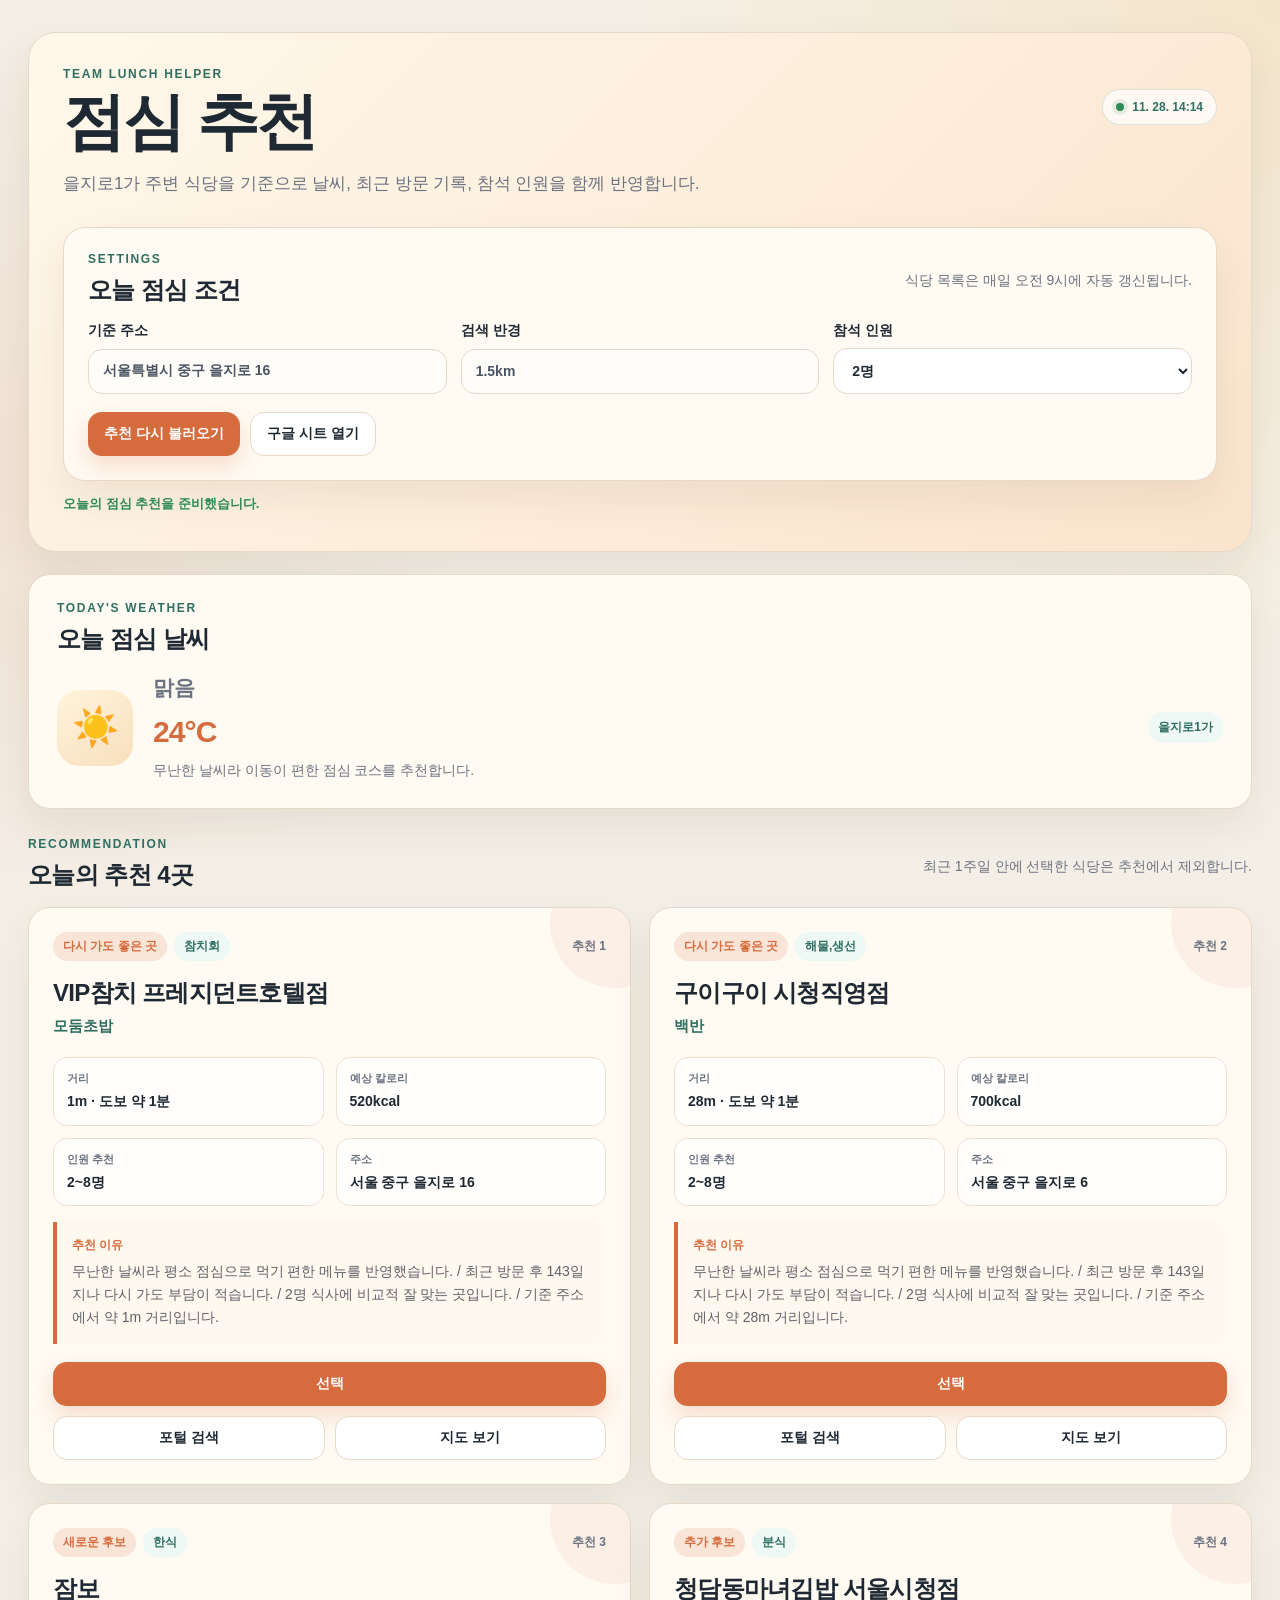
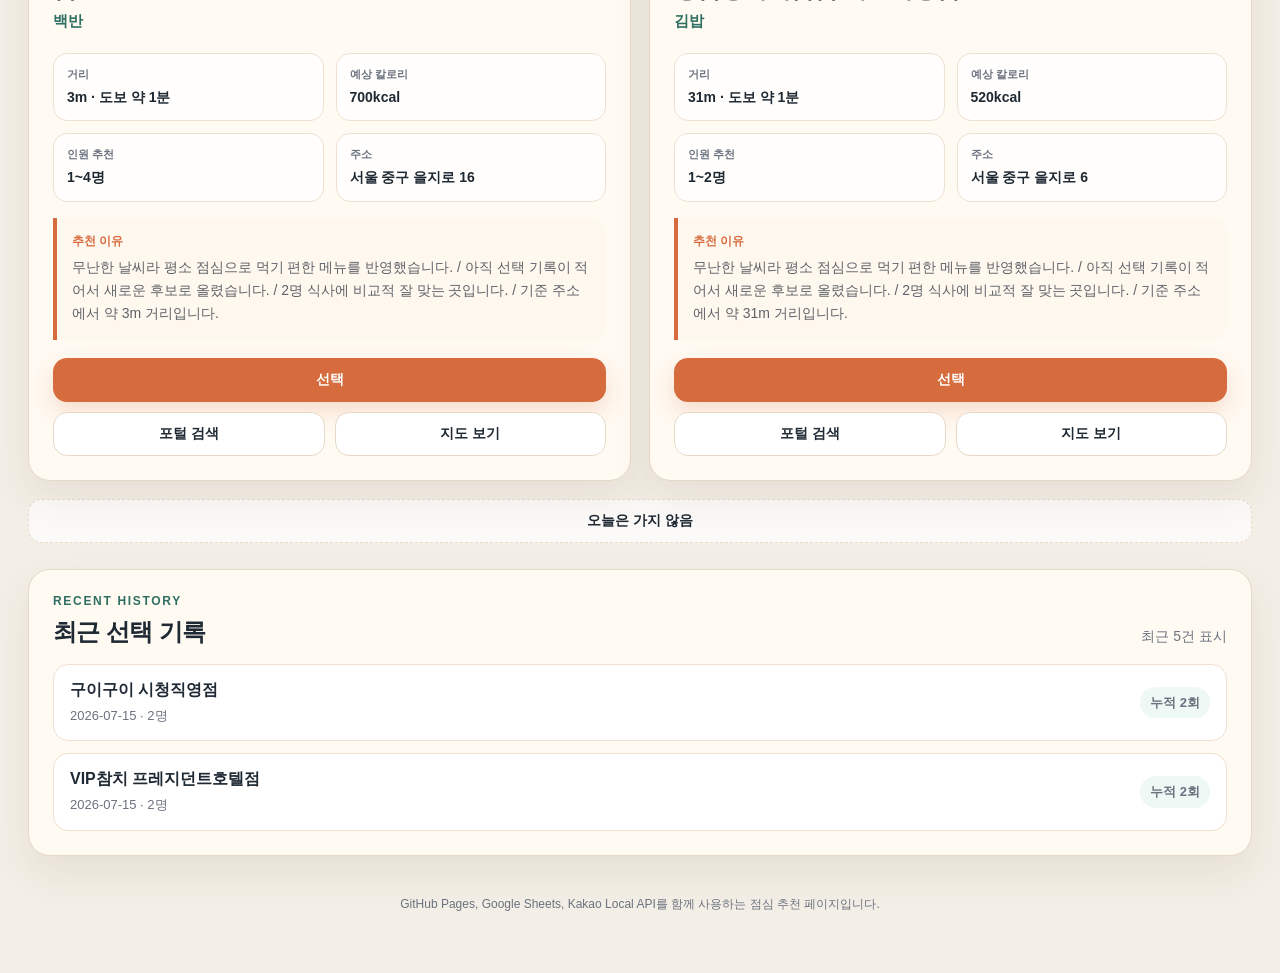
<file: docs/index.html>
<!doctype html>
<html lang="ko">
  <head>
    <meta charset="UTF-8" />
    <meta name="viewport" content="width=device-width, initial-scale=1.0" />
    <meta
      name="description"
      content="참석 인원과 최근 방문 기록, 오늘 날씨를 반영해 회사 점심 식당을 추천합니다."
    />
    <title>점심 추천</title>
    <link rel="stylesheet" href="./style.css" />
  </head>
  <body>
    <div class="page-shell">
      <header class="hero">
        <p class="eyebrow">TEAM LUNCH HELPER</p>
        <div class="hero-top">
          <div>
            <h1>점심 추천</h1>
            <p id="config-info" class="hero-copy">
              오늘 점심 추천 데이터를 불러오는 중입니다.
            </p>
          </div>
          <div class="hero-status">
            <span class="status-dot"></span>
            <span id="generated-at">업데이트 시간 확인 중</span>
          </div>
        </div>

        <section class="settings-panel" aria-label="추천 설정">
          <div class="section-heading compact">
            <div>
              <p class="panel-kicker">SETTINGS</p>
              <h2>오늘 점심 조건</h2>
            </div>
            <p class="section-description">
              식당 목록은 매일 오전 9시에 자동 갱신됩니다.
            </p>
          </div>

          <div class="settings-grid">
            <label class="field-label">
              기준 주소
              <input id="base-address-input" class="text-input" type="text" readonly />
            </label>

            <label class="field-label">
              검색 반경
              <input id="radius-input" class="text-input" type="text" readonly />
            </label>

            <label class="field-label">
              참석 인원
              <select id="party-size-select" class="text-input">
                <option value="1">1명</option>
                <option value="2" selected>2명</option>
                <option value="3">3명</option>
                <option value="4">4명</option>
                <option value="5">5명 이상</option>
              </select>
            </label>
          </div>

          <div class="top-actions">
            <button id="refresh-btn" class="primary-button" type="button">추천 다시 불러오기</button>
            <button id="sheet-open-btn" class="secondary-button" type="button" disabled>구글 시트 열기</button>
          </div>
        </section>

        <div id="status-message" class="status-message" role="status" aria-live="polite"></div>
      </header>

      <section class="weather-panel" aria-labelledby="weather-title">
        <div class="section-heading compact">
          <div>
            <p class="panel-kicker">TODAY'S WEATHER</p>
            <h2 id="weather-title">오늘 점심 날씨</h2>
          </div>
        </div>
        <div id="weather-content" class="loading">실제 날씨 정보를 불러오는 중입니다.</div>
      </section>

      <main class="main-content">
        <section aria-labelledby="recommendation-title">
          <div class="section-heading">
            <div>
              <p class="panel-kicker">RECOMMENDATION</p>
              <h2 id="recommendation-title">오늘의 추천 4곳</h2>
            </div>
            <p class="section-description">
              최근 1주일 안에 선택한 식당은 추천에서 제외합니다.
            </p>
          </div>

          <div id="recommendations" class="recommendation-grid" aria-live="polite"></div>

          <div class="day-skip-wrap">
            <button id="skip-day-btn" class="skip-day-button" type="button">오늘은 가지 않음</button>
          </div>
        </section>

        <section class="panel" aria-labelledby="visit-title">
          <div class="section-heading compact">
            <div>
              <p class="panel-kicker">RECENT HISTORY</p>
              <h2 id="visit-title">최근 선택 기록</h2>
            </div>
            <span class="history-note">최근 5건 표시</span>
          </div>
          <div id="visits" class="stack-list"></div>
        </section>
      </main>

      <footer class="page-footer">
        <p>GitHub Pages, Google Sheets, Kakao Local API를 함께 사용하는 점심 추천 페이지입니다.</p>
      </footer>
    </div>

    <script src="./config.js"></script>
    <script src="./app.js"></script>
  </body>
</html>
</file>
<file: docs/style.css>
:root {
  --bg: #f4efe6;
  --card: #fffaf2;
  --card-strong: #ffffff;
  --ink: #1f2933;
  --muted: #6b7280;
  --line: #e7d9c7;
  --accent: #d66b3d;
  --accent-dark: #b94f25;
  --accent-soft: #f8e5d7;
  --accent-2: #2f6f62;
  --accent-2-soft: #eef8f4;
  --good: #2e8b57;
  --bad: #b54747;
  --shadow: 0 18px 40px rgba(67, 46, 24, 0.08);
  --shadow-hover: 0 24px 52px rgba(67, 46, 24, 0.14);
}

* {
  box-sizing: border-box;
}

html {
  scroll-behavior: smooth;
}

body {
  margin: 0;
  min-width: 320px;
  font-family: "Segoe UI", "Apple SD Gothic Neo", "Noto Sans KR", sans-serif;
  color: var(--ink);
  background:
    radial-gradient(circle at top right, rgba(243, 182, 63, 0.16), transparent 24%),
    radial-gradient(circle at left 18%, rgba(214, 107, 61, 0.1), transparent 20%),
    var(--bg);
}

button,
input,
select {
  font: inherit;
}

button {
  border: none;
}

button:focus-visible,
input:focus-visible,
select:focus-visible,
a:focus-visible {
  outline: 3px solid rgba(214, 107, 61, 0.28);
  outline-offset: 3px;
}

.page-shell {
  width: 100%;
  max-width: 1280px;
  margin: 0 auto;
  padding: 32px 28px 48px;
}

.eyebrow,
.panel-kicker {
  margin: 0 0 8px;
  color: var(--accent-2);
  font-size: 12px;
  font-weight: 800;
  letter-spacing: 0.14em;
  text-transform: uppercase;
}

.section-description,
.history-note,
.loading {
  color: var(--muted);
  font-size: 14px;
  line-height: 1.6;
}

.hero {
  padding: 34px;
  border: 1px solid var(--line);
  border-radius: 28px;
  background: linear-gradient(135deg, #fff8ea 0%, #fbe4cd 100%);
  box-shadow: var(--shadow);
}

.hero-top,
.section-heading,
.weather-row,
.card-topline {
  display: flex;
  justify-content: space-between;
  gap: 20px;
}

.hero-top {
  align-items: flex-start;
}

.hero h1 {
  margin: 0;
  font-size: clamp(38px, 5vw, 62px);
  line-height: 1.08;
  letter-spacing: -0.04em;
}

.hero-copy {
  max-width: 760px;
  margin: 14px 0 0;
  color: var(--muted);
  font-size: 17px;
  line-height: 1.7;
}

.hero-status {
  display: inline-flex;
  align-items: center;
  flex-shrink: 0;
  gap: 8px;
  padding: 10px 13px;
  border: 1px solid rgba(47, 111, 98, 0.16);
  border-radius: 999px;
  background: rgba(255, 255, 255, 0.7);
  color: var(--accent-2);
  font-size: 12px;
  font-weight: 700;
}

.status-dot {
  width: 8px;
  height: 8px;
  border-radius: 50%;
  background: var(--good);
  box-shadow: 0 0 0 4px rgba(46, 139, 87, 0.12);
}

.settings-panel,
.weather-panel,
.panel,
.card {
  border: 1px solid var(--line);
  border-radius: 22px;
  background: var(--card);
  box-shadow: var(--shadow);
}

.settings-panel {
  margin-top: 28px;
  padding: 24px;
}

.compact {
  align-items: center;
}

.settings-grid {
  display: grid;
  grid-template-columns: repeat(3, minmax(0, 1fr));
  gap: 14px;
  margin-top: 16px;
}

.field-label {
  display: grid;
  gap: 8px;
  font-size: 14px;
  font-weight: 800;
}

.text-input {
  width: 100%;
  padding: 13px 14px;
  border: 1px solid var(--line);
  border-radius: 14px;
  color: var(--ink);
  background: #fff;
  font-size: 14px;
}

.text-input[readonly] {
  color: #4b5563;
  background: #fffdf9;
}

.top-actions,
.card-actions {
  display: flex;
  flex-wrap: wrap;
  gap: 10px;
}

.top-actions {
  margin-top: 18px;
}

button,
.secondary-link {
  display: inline-flex;
  align-items: center;
  justify-content: center;
  min-height: 44px;
  padding: 11px 16px;
  border-radius: 14px;
  font-size: 14px;
  font-weight: 800;
  text-decoration: none;
  cursor: pointer;
  transition:
    transform 0.16s ease,
    box-shadow 0.16s ease,
    background-color 0.16s ease;
}

button:hover:not(:disabled),
.secondary-link:hover {
  transform: translateY(-1px);
}

.primary-button {
  color: #fff;
  background: var(--accent);
  box-shadow: 0 10px 22px rgba(214, 107, 61, 0.2);
}

.primary-button:hover:not(:disabled) {
  background: var(--accent-dark);
}

.secondary-button,
.secondary-link {
  color: var(--ink);
  border: 1px solid var(--line);
  background: #fff;
}

.secondary-button:hover:not(:disabled),
.secondary-link:hover {
  background: #fff9f1;
}

button:disabled {
  opacity: 0.5;
  cursor: not-allowed;
}

.status-message {
  min-height: 22px;
  margin-top: 14px;
  font-size: 13px;
  font-weight: 800;
}

.status-message:empty {
  display: none;
}

.status-message.success {
  color: var(--good);
}

.status-message.error {
  color: var(--bad);
}

.status-message.saving {
  color: var(--accent-2);
}

.weather-panel {
  margin-top: 22px;
  padding: 26px 28px;
}

.weather-row {
  align-items: center;
  margin-top: 18px;
}

.weather-main {
  display: flex;
  align-items: center;
  gap: 20px;
}

.weather-icon {
  display: grid;
  width: 76px;
  height: 76px;
  flex-shrink: 0;
  place-items: center;
  border-radius: 22px;
  background: linear-gradient(145deg, #fff4dc, #f8dfbc);
  font-size: 38px;
}

.weather-copy strong {
  display: block;
  font-size: 21px;
  line-height: 1.4;
}

.weather-temperature {
  margin: 6px 0 3px;
  color: var(--accent);
  font-size: 30px;
  font-weight: 900;
  letter-spacing: -0.03em;
}

.weather-note {
  margin: 0;
  color: var(--muted);
  line-height: 1.65;
}

.api-badge,
.visit-count,
.pill,
.category-pill {
  display: inline-flex;
  align-items: center;
  width: fit-content;
  padding: 6px 10px;
  border-radius: 999px;
  font-size: 12px;
  font-weight: 800;
}

.api-badge,
.visit-count,
.category-pill {
  color: var(--accent-2);
  background: var(--accent-2-soft);
}

.pill {
  color: var(--accent);
  background: var(--accent-soft);
}

.main-content {
  display: grid;
  gap: 26px;
  margin-top: 28px;
}

.section-heading {
  align-items: flex-end;
  margin-bottom: 16px;
}

.section-heading h2,
.panel h2,
.settings-panel h2 {
  margin: 0;
  font-size: 24px;
  letter-spacing: -0.025em;
}

.recommendation-grid {
  display: grid;
  grid-template-columns: repeat(2, minmax(0, 1fr));
  gap: 18px;
}

.restaurant-card {
  position: relative;
  display: flex;
  min-width: 0;
  flex-direction: column;
  padding: 24px;
  overflow: hidden;
  transition:
    transform 0.18s ease,
    box-shadow 0.18s ease;
}

.restaurant-card::after {
  position: absolute;
  top: -50px;
  right: -50px;
  width: 130px;
  height: 130px;
  border-radius: 50%;
  background: rgba(214, 107, 61, 0.07);
  content: "";
}

.restaurant-card:hover {
  transform: translateY(-3px);
  box-shadow: var(--shadow-hover);
}

.card-topline {
  align-items: center;
  min-height: 28px;
}

.badge-group {
  display: flex;
  flex-wrap: wrap;
  gap: 7px;
}

.score-note {
  position: relative;
  z-index: 1;
  color: var(--muted);
  font-size: 12px;
  font-weight: 700;
}

.restaurant-card h3 {
  position: relative;
  z-index: 1;
  margin: 16px 0 5px;
  font-size: 24px;
  line-height: 1.35;
  letter-spacing: -0.03em;
  overflow-wrap: anywhere;
}

.main-menu {
  position: relative;
  z-index: 1;
  margin: 0;
  color: var(--accent-2);
  font-size: 15px;
  font-weight: 800;
  line-height: 1.5;
}

.meta-grid {
  position: relative;
  z-index: 1;
  display: grid;
  grid-template-columns: repeat(2, minmax(0, 1fr));
  gap: 12px;
  margin: 20px 0 16px;
}

.meta-item {
  min-width: 0;
  padding: 13px;
  border: 1px solid #efe1d2;
  border-radius: 14px;
  background: rgba(255, 255, 255, 0.82);
}

.meta-item dt {
  margin: 0 0 5px;
  color: var(--muted);
  font-size: 11px;
  font-weight: 700;
}

.meta-item dd {
  margin: 0;
  font-size: 14px;
  font-weight: 900;
  line-height: 1.45;
  overflow-wrap: anywhere;
}

.reason-box {
  position: relative;
  z-index: 1;
  flex: 1;
  min-height: 108px;
  padding: 15px;
  border-left: 4px solid var(--accent);
  border-radius: 0 14px 14px 0;
  background: #fff8ef;
}

.reason-label {
  display: block;
  margin-bottom: 6px;
  color: var(--accent);
  font-size: 12px;
  font-weight: 900;
}

.reason {
  margin: 0;
  color: #5f6268;
  font-size: 14px;
  line-height: 1.65;
}

.card-actions {
  position: relative;
  z-index: 1;
  margin-top: 18px;
}

.select-button {
  flex: 1 1 100%;
}

.secondary-link {
  flex: 1 1 140px;
}

.day-skip-wrap {
  margin-top: 18px;
}

.skip-day-button {
  width: 100%;
  color: var(--ink);
  border: 1px dashed var(--line);
  background: rgba(255, 255, 255, 0.7);
}

.panel {
  padding: 24px;
}

.stack-list {
  display: grid;
  gap: 12px;
}

.list-item {
  display: grid;
  grid-template-columns: minmax(0, 1fr) auto;
  align-items: center;
  gap: 14px;
  padding: 15px 16px;
  border: 1px solid #efdfcf;
  border-radius: 15px;
  background: #fff;
}

.list-item-main {
  min-width: 0;
}

.list-item strong {
  display: block;
  margin-bottom: 5px;
  overflow-wrap: anywhere;
}

.list-item span {
  color: var(--muted);
  font-size: 13px;
  line-height: 1.5;
}

.page-footer {
  padding: 28px 0 0;
  color: var(--muted);
  text-align: center;
  font-size: 12px;
}

@media (max-width: 900px) {
  .hero-top,
  .section-heading,
  .weather-row {
    flex-direction: column;
    align-items: flex-start;
  }

  .settings-grid {
    grid-template-columns: 1fr;
  }

  .top-actions {
    width: 100%;
  }

  .top-actions button {
    flex: 1 1 150px;
  }
}

@media (max-width: 760px) {
  .page-shell {
    padding: 14px 14px 32px;
  }

  .hero {
    padding: 22px;
    border-radius: 22px;
  }

  .hero h1 {
    font-size: 39px;
  }

  .hero-copy {
    font-size: 15px;
  }

  .settings-panel,
  .weather-panel,
  .panel {
    padding: 18px;
  }

  .recommendation-grid,
  .meta-grid {
    grid-template-columns: 1fr;
  }

  .weather-main {
    align-items: flex-start;
  }

  .weather-icon {
    width: 62px;
    height: 62px;
    border-radius: 18px;
    font-size: 31px;
  }

  .weather-copy strong {
    font-size: 18px;
  }

  .weather-temperature {
    font-size: 26px;
  }

  .restaurant-card {
    padding: 19px;
  }

  .restaurant-card h3 {
    font-size: 21px;
  }

  .list-item {
    grid-template-columns: 1fr;
  }
}

@media (max-width: 480px) {
  .top-actions,
  .card-actions {
    display: grid;
    grid-template-columns: 1fr;
  }

  .top-actions button,
  .secondary-link,
  .select-button {
    width: 100%;
  }

  .section-heading h2,
  .panel h2,
  .settings-panel h2 {
    font-size: 21px;
  }
}
</file>
